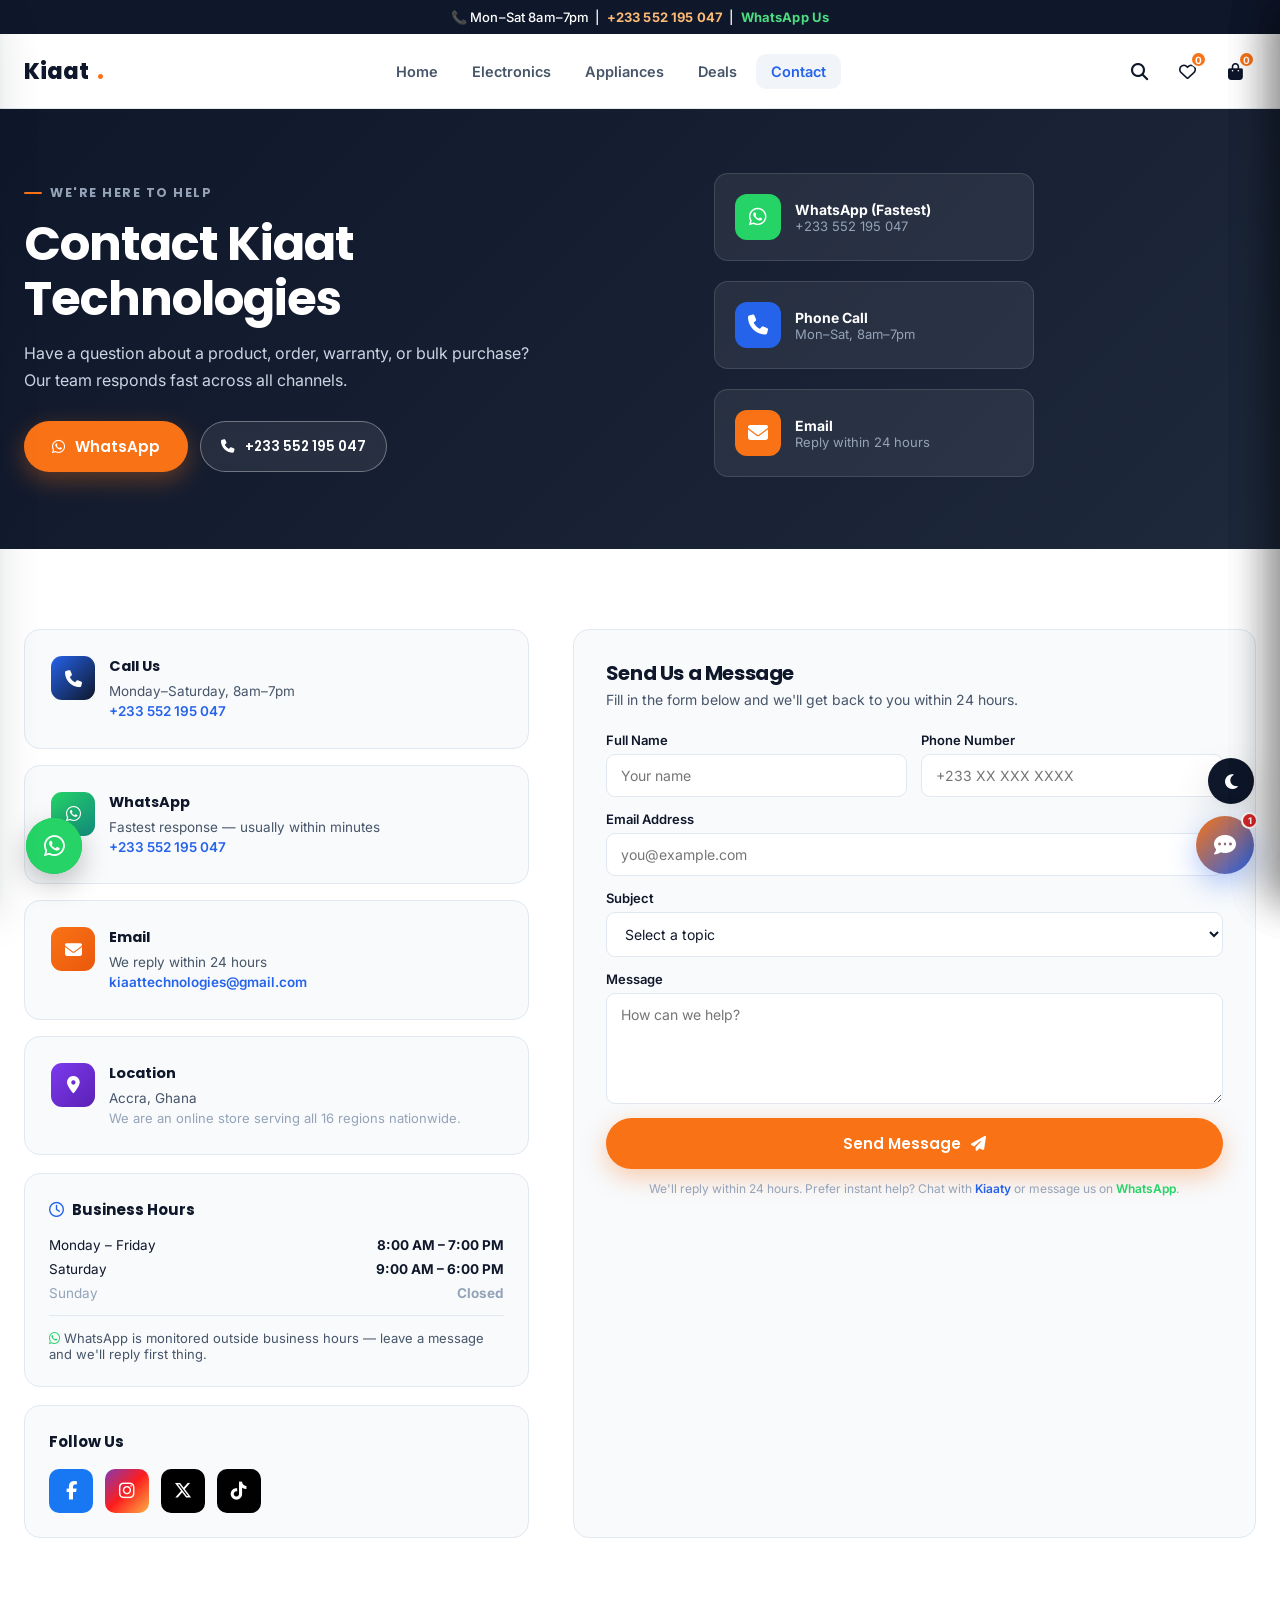
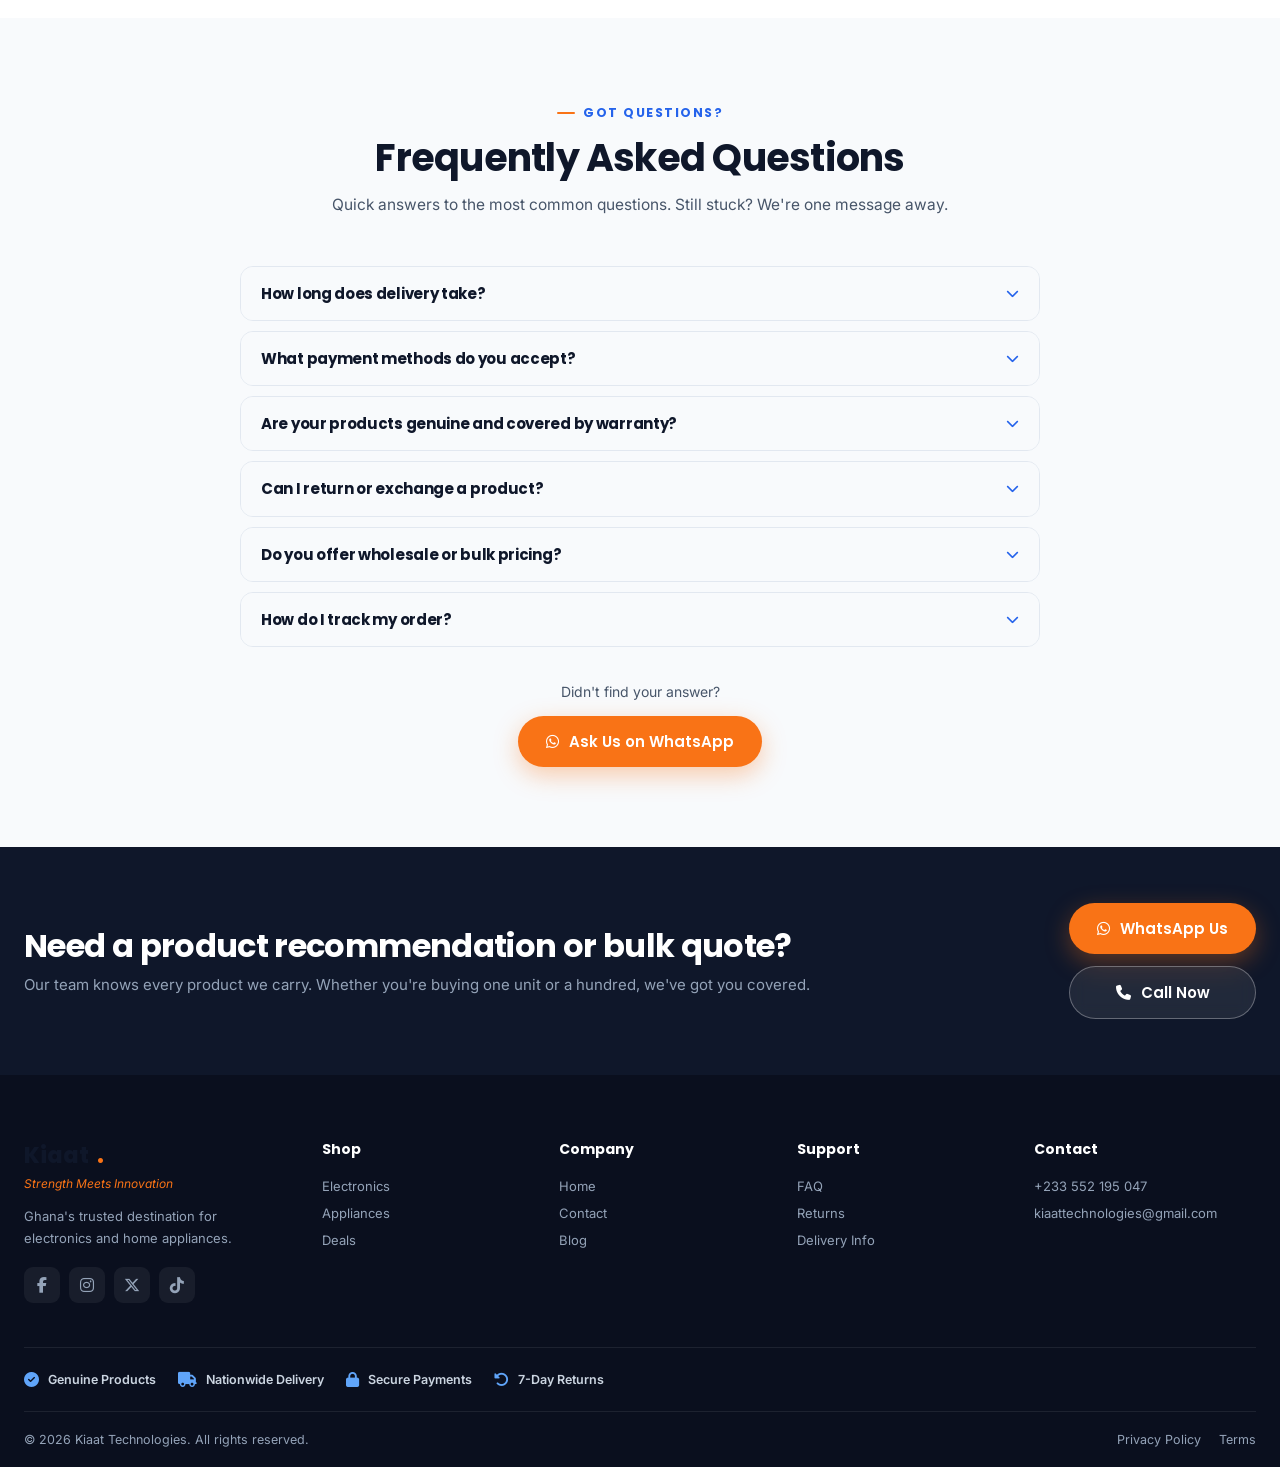
<file: contact.html>
<!DOCTYPE html>
<html lang="en">
<head>
<meta charset="UTF-8">
<meta name="viewport" content="width=device-width, initial-scale=1.0">
<title>Contact Us — Kiaat Technologies Ghana</title>
<meta name="description" content="Get in touch with Kiaat Technologies Ghana. Phone, WhatsApp, email or contact form — we're here to help.">
<link rel="preconnect" href="https://fonts.googleapis.com">
<link href="https://fonts.googleapis.com/css2?family=Poppins:wght@500;600;700;800&family=Inter:wght@400;500;600;700&display=swap" rel="stylesheet">
<link rel="stylesheet" href="https://cdnjs.cloudflare.com/ajax/libs/font-awesome/6.5.1/css/all.min.css">
<link rel="stylesheet" href="shared.css">
</head>
<body>

<div class="scroll-progress" id="scrollProgress"></div>
<div class="announce">📞 Mon–Sat 8am–7pm &nbsp;|&nbsp; <b>+233 552 195 047</b> &nbsp;|&nbsp; <a href="https://wa.me/233552195047" style="color:#4ADE80;font-weight:700;">WhatsApp Us</a></div>

<header id="siteHeader">
  <div class="container header-inner">
    <button class="mobile-toggle icon-btn" onclick="toggleMobileNav()"><i class="fa-solid fa-bars"></i></button>
    <a href="index.html" class="logo">Kiaat<span class="accent">.</span></a>
    <nav class="main-nav">
      <a href="index.html" class="nav-link">Home</a>
      <a href="electronics.html" class="nav-link">Electronics</a>
      <a href="appliances.html" class="nav-link">Appliances</a>
      <a href="deals.html" class="nav-link">Deals</a>
      <a href="contact.html" class="nav-link active">Contact</a>
    </nav>
    <div class="header-actions">
      <button class="icon-btn" onclick="openSearch()"><i class="fa-solid fa-magnifying-glass"></i></button>
      <button class="icon-btn" onclick="openDrawer('wishlistDrawer')">
        <i class="fa-regular fa-heart"></i><span class="badge" id="wishCount">0</span>
      </button>
      <button class="icon-btn" onclick="openDrawer('cartDrawer')">
        <i class="fa-solid fa-bag-shopping"></i><span class="badge" id="cartCount">0</span>
      </button>
    </div>
  </div>
</header>

<div class="mobile-nav" id="mobileNav">
  <div style="display:flex;justify-content:space-between;align-items:center;margin-bottom:24px;">
    <span class="logo" style="font-size:20px;">Kiaat<span class="accent">.</span></span>
    <button class="icon-btn" onclick="toggleMobileNav()"><i class="fa-solid fa-xmark"></i></button>
  </div>
  <a href="index.html" onclick="toggleMobileNav()">Home</a>
  <a href="electronics.html" onclick="toggleMobileNav()">Electronics</a>
  <a href="appliances.html" onclick="toggleMobileNav()">Appliances</a>
  <a href="deals.html" onclick="toggleMobileNav()">Deals</a>
  <a href="contact.html" onclick="toggleMobileNav()">Contact</a>
</div>
<div class="overlay" id="mobileNavOverlay" onclick="toggleMobileNav()"></div>

<!-- PAGE HERO -->
<section class="page-hero" style="background:linear-gradient(135deg,#0F172A 0%,#1E293B 100%);">
  <div class="container page-hero-inner">
    <div>
      <span class="eyebrow" style="color:#94A3B8;">We're Here to Help</span>
      <h1 style="color:#fff;font-size:clamp(28px,4vw,48px);margin-bottom:14px;">Contact Kiaat Technologies</h1>
      <p style="color:#CBD5E1;font-size:16px;max-width:520px;line-height:1.65;">Have a question about a product, order, warranty, or bulk purchase? Our team responds fast across all channels.</p>
      <div style="display:flex;gap:12px;margin-top:28px;flex-wrap:wrap;">
        <a href="https://wa.me/233552195047" class="btn btn-primary" target="_blank"><i class="fa-brands fa-whatsapp"></i> WhatsApp</a>
        <a href="tel:+233552195047" class="btn btn-outline btn-sm"><i class="fa-solid fa-phone"></i> +233 552 195 047</a>
      </div>
    </div>
    <div style="display:flex;gap:20px;flex-direction:column;max-width:320px;">
      <div style="background:rgba(255,255,255,0.07);border:1px solid rgba(255,255,255,0.12);border-radius:14px;padding:20px;display:flex;gap:14px;align-items:center;">
        <div style="width:46px;height:46px;background:#25D366;border-radius:12px;display:flex;align-items:center;justify-content:center;font-size:20px;color:#fff;flex-shrink:0;"><i class="fa-brands fa-whatsapp"></i></div>
        <div><div style="color:#fff;font-weight:700;font-size:14px;">WhatsApp (Fastest)</div><div style="color:#94A3B8;font-size:13px;">+233 552 195 047</div></div>
      </div>
      <div style="background:rgba(255,255,255,0.07);border:1px solid rgba(255,255,255,0.12);border-radius:14px;padding:20px;display:flex;gap:14px;align-items:center;">
        <div style="width:46px;height:46px;background:#2563EB;border-radius:12px;display:flex;align-items:center;justify-content:center;font-size:20px;color:#fff;flex-shrink:0;"><i class="fa-solid fa-phone"></i></div>
        <div><div style="color:#fff;font-weight:700;font-size:14px;">Phone Call</div><div style="color:#94A3B8;font-size:13px;">Mon–Sat, 8am–7pm</div></div>
      </div>
      <div style="background:rgba(255,255,255,0.07);border:1px solid rgba(255,255,255,0.12);border-radius:14px;padding:20px;display:flex;gap:14px;align-items:center;">
        <div style="width:46px;height:46px;background:var(--orange);border-radius:12px;display:flex;align-items:center;justify-content:center;font-size:20px;color:#fff;flex-shrink:0;"><i class="fa-solid fa-envelope"></i></div>
        <div><div style="color:#fff;font-weight:700;font-size:14px;">Email</div><div style="color:#94A3B8;font-size:13px;">Reply within 24 hours</div></div>
      </div>
    </div>
  </div>
</section>

<!-- CONTACT MAIN -->
<section class="section-pad bg-white" id="contact-main">
  <div class="container">
    <div class="contact-grid">

      <!-- LEFT: Info cards + map -->
      <div>
        <div class="contact-info-card reveal">
          <div class="ic"><i class="fa-solid fa-phone"></i></div>
          <div>
            <h5>Call Us</h5>
            <p>Monday–Saturday, 8am–7pm<br><a href="tel:+233552195047">+233 552 195 047</a></p>
          </div>
        </div>
        <div class="contact-info-card reveal">
          <div class="ic" style="background:linear-gradient(135deg,#25D366,#128C7E)"><i class="fa-brands fa-whatsapp"></i></div>
          <div>
            <h5>WhatsApp</h5>
            <p>Fastest response — usually within minutes<br><a href="https://wa.me/233552195047" target="_blank">+233 552 195 047</a></p>
          </div>
        </div>
        <div class="contact-info-card reveal">
          <div class="ic" style="background:linear-gradient(135deg,var(--orange),var(--orange-dark))"><i class="fa-solid fa-envelope"></i></div>
          <div>
            <h5>Email</h5>
            <p>We reply within 24 hours<br><a href="mailto:kiaattechnologies@gmail.com">kiaattechnologies@gmail.com</a></p>
          </div>
        </div>
        <div class="contact-info-card reveal">
          <div class="ic" style="background:linear-gradient(135deg,#7C3AED,#5B21B6)"><i class="fa-solid fa-location-dot"></i></div>
          <div>
            <h5>Location</h5>
            <p>Accra, Ghana<br><span style="color:var(--text-mute);font-size:13px;">We are an online store serving all 16 regions nationwide.</span></p>
          </div>
        </div>

        <!-- Business hours -->
        <div style="background:var(--bg-soft);border:1px solid var(--border);border-radius:16px;padding:24px;margin-top:18px;">
          <h5 style="font-family:'Poppins',sans-serif;font-size:15px;margin-bottom:16px;display:flex;align-items:center;gap:8px;"><i class="fa-regular fa-clock" style="color:var(--blue);"></i> Business Hours</h5>
          <div style="display:flex;flex-direction:column;gap:8px;font-size:13.5px;">
            <div style="display:flex;justify-content:space-between;"><span>Monday – Friday</span><strong>8:00 AM – 7:00 PM</strong></div>
            <div style="display:flex;justify-content:space-between;"><span>Saturday</span><strong>9:00 AM – 6:00 PM</strong></div>
            <div style="display:flex;justify-content:space-between;color:var(--text-mute);"><span>Sunday</span><strong>Closed</strong></div>
          </div>
          <div style="margin-top:14px;padding-top:14px;border-top:1px solid var(--border);font-size:13px;color:var(--text-soft);">
            <i class="fa-brands fa-whatsapp" style="color:#25D366;"></i> WhatsApp is monitored outside business hours — leave a message and we'll reply first thing.
          </div>
        </div>

        <!-- Social links -->
        <div style="margin-top:18px;background:var(--bg-soft);border:1px solid var(--border);border-radius:16px;padding:24px;">
          <h5 style="font-family:'Poppins',sans-serif;font-size:15px;margin-bottom:16px;">Follow Us</h5>
          <div style="display:flex;gap:12px;">
            <a href="#" style="width:44px;height:44px;background:#1877F2;border-radius:10px;display:flex;align-items:center;justify-content:center;color:#fff;font-size:18px;"><i class="fa-brands fa-facebook-f"></i></a>
            <a href="#" style="width:44px;height:44px;background:linear-gradient(135deg,#833AB4,#FD1D1D,#FCB045);border-radius:10px;display:flex;align-items:center;justify-content:center;color:#fff;font-size:18px;"><i class="fa-brands fa-instagram"></i></a>
            <a href="#" style="width:44px;height:44px;background:#000;border-radius:10px;display:flex;align-items:center;justify-content:center;color:#fff;font-size:18px;"><i class="fa-brands fa-x-twitter"></i></a>
            <a href="#" style="width:44px;height:44px;background:#010101;border-radius:10px;display:flex;align-items:center;justify-content:center;color:#fff;font-size:18px;"><i class="fa-brands fa-tiktok"></i></a>
          </div>
        </div>
      </div>

      <!-- RIGHT: Contact form -->
      <div class="form-card reveal">
        <h3 style="font-size:20px;margin-bottom:6px;font-family:'Poppins',sans-serif;">Send Us a Message</h3>
        <p style="color:var(--text-soft);font-size:14px;margin-bottom:24px;">Fill in the form below and we'll get back to you within 24 hours.</p>
        <form onsubmit="handleContact(event)">
          <div class="form-row">
            <div class="form-group"><label>Full Name</label><input type="text" id="cfName" placeholder="Your name" required></div>
            <div class="form-group"><label>Phone Number</label><input type="tel" id="cfPhone" placeholder="+233 XX XXX XXXX" required></div>
          </div>
          <div class="form-row">
            <div class="form-group full"><label>Email Address</label><input type="email" id="cfEmail" placeholder="you@example.com" required></div>
          </div>
          <div class="form-row">
            <div class="form-group full">
              <label>Subject</label>
              <select id="cfSubject" required>
                <option value="">Select a topic</option>
                <option>Product Enquiry</option>
                <option>Order Support</option>
                <option>Warranty Claim</option>
                <option>Bulk / Wholesale Purchase</option>
                <option>Delivery Question</option>
                <option>Returns & Refunds</option>
                <option>Other</option>
              </select>
            </div>
          </div>
          <div class="form-row">
            <div class="form-group full"><label>Message</label><textarea id="cfMessage" placeholder="How can we help?" rows="5" required></textarea></div>
          </div>
          <button type="submit" class="btn btn-primary" style="width:100%">Send Message <i class="fa-solid fa-paper-plane"></i></button>
          <p style="font-size:12px;color:var(--text-mute);text-align:center;margin-top:12px;">We'll reply within 24 hours. Prefer instant help? Chat with <a onclick="toggleKiaaty()" style="color:var(--blue);cursor:pointer;font-weight:600;">Kiaaty</a> or message us on <a href="https://wa.me/233552195047" style="color:#25D366;font-weight:600;">WhatsApp</a>.</p>
        </form>
      </div>

    </div>
  </div>
</section>

<!-- FAQ ON CONTACT PAGE -->
<section class="section-pad bg-soft">
  <div class="container">
    <div class="section-head center reveal">
      <span class="eyebrow">Got Questions?</span>
      <h2 class="section-title">Frequently Asked Questions</h2>
      <p class="section-sub">Quick answers to the most common questions. Still stuck? We're one message away.</p>
    </div>
    <div class="faq-wrap" id="faqWrap"></div>
    <div style="text-align:center;margin-top:36px;">
      <p style="color:var(--text-soft);font-size:14px;margin-bottom:16px;">Didn't find your answer?</p>
      <a href="https://wa.me/233552195047?text=Hi,%20I%20have%20a%20question%20about%20Kiaat%20Technologies" class="btn btn-primary" target="_blank"><i class="fa-brands fa-whatsapp"></i> Ask Us on WhatsApp</a>
    </div>
  </div>
</section>

<!-- QUICK CONTACT CTA -->
<section style="background:var(--navy);padding:56px 0;color:#fff;">
  <div class="container" style="display:grid;grid-template-columns:1fr auto;align-items:center;gap:32px;flex-wrap:wrap;">
    <div>
      <h2 style="font-size:clamp(20px,3vw,32px);margin-bottom:10px;">Need a product recommendation or bulk quote?</h2>
      <p style="color:#94A3B8;font-size:15px;">Our team knows every product we carry. Whether you're buying one unit or a hundred, we've got you covered.</p>
    </div>
    <div style="display:flex;flex-direction:column;gap:12px;flex-shrink:0;">
      <a href="https://wa.me/233552195047" class="btn btn-primary" target="_blank"><i class="fa-brands fa-whatsapp"></i> WhatsApp Us</a>
      <a href="tel:+233552195047" class="btn btn-outline" style="border-color:rgba(255,255,255,0.3)"><i class="fa-solid fa-phone"></i> Call Now</a>
    </div>
  </div>
</section>

<footer>
  <div class="container">
    <div class="footer-grid">
      <div class="footer-brand">
        <a href="index.html" class="logo">Kiaat<span class="accent">.</span></a>
        <span class="tagline" style="display:block;color:var(--orange);font-style:italic;font-size:12px;margin:4px 0 14px;">Strength Meets Innovation</span>
        <p>Ghana's trusted destination for electronics and home appliances.</p>
        <div class="footer-social">
          <a href="#"><i class="fa-brands fa-facebook-f"></i></a>
          <a href="#"><i class="fa-brands fa-instagram"></i></a>
          <a href="#"><i class="fa-brands fa-x-twitter"></i></a>
          <a href="#"><i class="fa-brands fa-tiktok"></i></a>
        </div>
      </div>
      <div class="footer-col"><h5>Shop</h5><a href="electronics.html">Electronics</a><a href="appliances.html">Appliances</a><a href="deals.html">Deals</a></div>
      <div class="footer-col"><h5>Company</h5><a href="index.html">Home</a><a href="contact.html">Contact</a><a href="#">Blog</a></div>
      <div class="footer-col"><h5>Support</h5><a href="#">FAQ</a><a href="#">Returns</a><a href="#">Delivery Info</a></div>
      <div class="footer-col"><h5>Contact</h5><a href="tel:+233552195047">+233 552 195 047</a><a href="mailto:kiaattechnologies@gmail.com">kiaattechnologies@gmail.com</a></div>
    </div>
    <div class="trust-row">
      <div class="trust-item"><i class="fa-solid fa-circle-check"></i>Genuine Products</div>
      <div class="trust-item"><i class="fa-solid fa-truck"></i>Nationwide Delivery</div>
      <div class="trust-item"><i class="fa-solid fa-lock"></i>Secure Payments</div>
      <div class="trust-item"><i class="fa-solid fa-rotate-left"></i>7-Day Returns</div>
    </div>
    <div class="footer-bottom">
      <span>© 2026 Kiaat Technologies. All rights reserved.</span>
      <div class="legal"><a href="#">Privacy Policy</a><a href="#">Terms</a></div>
    </div>
  </div>
</footer>

<div class="fab-stack"><a href="https://wa.me/233552195047" class="fab fab-wa"><i class="fa-brands fa-whatsapp"></i></a></div>
<button class="theme-toggle" onclick="toggleTheme()"><i class="fa-solid fa-moon"></i></button>
<button class="kiaaty-fab" id="kiaatyFab" onclick="toggleKiaaty()"><i class="fa-solid fa-comment-dots"></i><span class="kiaaty-badge">1</span></button>
<div class="kiaaty-panel" id="kiaatyPanel">
  <div class="kiaaty-head">
    <div class="kiaaty-avatar"><i class="fa-solid fa-robot"></i></div>
    <div class="kiaaty-head-info"><h5>Kiaaty</h5><span>Online · Replies instantly</span></div>
    <button class="kiaaty-close" onclick="toggleKiaaty()"><i class="fa-solid fa-xmark"></i></button>
  </div>
  <div class="kiaaty-body" id="kiaatyBody"></div>
  <div class="kiaaty-foot">
    <div class="kiaaty-input-row">
      <input type="text" id="kiaatyInput" placeholder="Ask Kiaaty anything..." onkeydown="if(event.key==='Enter')kiaatySend()">
      <button class="kiaaty-send" onclick="kiaatySend()"><i class="fa-solid fa-paper-plane"></i></button>
    </div>
    <div class="kiaaty-foot-tag">Kiaaty gives helpful suggestions, not guaranteed availability.</div>
  </div>
</div>
<div class="drawer" id="cartDrawer">
  <div class="drawer-head"><h3><i class="fa-solid fa-bag-shopping"></i> Your Cart</h3><button class="drawer-close" onclick="closeDrawer('cartDrawer')"><i class="fa-solid fa-xmark"></i></button></div>
  <div class="drawer-body" id="cartBody"></div>
  <div class="drawer-foot" id="cartFoot"></div>
</div>
<div class="drawer" id="wishlistDrawer">
  <div class="drawer-head"><h3><i class="fa-solid fa-heart"></i> Wishlist</h3><button class="drawer-close" onclick="closeDrawer('wishlistDrawer')"><i class="fa-solid fa-xmark"></i></button></div>
  <div class="drawer-body" id="wishBody"></div>
</div>
<div class="drawer search-drawer" id="searchDrawer">
  <div class="search-input-row">
    <i class="fa-solid fa-magnifying-glass"></i>
    <input type="text" id="searchInput" placeholder="Search products..." oninput="handleSearch(this.value)">
    <button class="drawer-close" onclick="closeDrawer('searchDrawer')"><i class="fa-solid fa-xmark"></i></button>
  </div>
  <div class="drawer-body"><div id="searchResults"></div></div>
</div>
<div class="overlay" id="drawerOverlay" onclick="closeAllDrawers()"></div>
<div class="qv-overlay" id="qvOverlay" onclick="if(event.target===this)closeQuickView()">
  <div class="qv-modal" id="qvModal"></div>
</div>
<div class="toast-wrap" id="toastWrap"></div>

<script src="shared.js"></script>
<script>
document.getElementById('faqWrap').innerHTML = faqData.map((f,i)=>`
  <div class="faq-item reveal in" id="faqItem${i}">
    <div class="faq-q" onclick="toggleFaq(${i})"><h4>${f.q}</h4><i class="fa-solid fa-chevron-down"></i></div>
    <div class="faq-a"><p>${f.a}</p></div>
  </div>`).join('');
</script>
</body>
</html>
</file>
<file: shared.css>
/* ============ EXTRA UTILITY CLASSES ============ */
.logo-icon{width:34px;height:34px;border-radius:9px;background:linear-gradient(135deg,var(--orange),var(--blue));display:flex;align-items:center;justify-content:center;color:#fff;font-size:16px;flex-shrink:0;}
.two-col-banner{display:grid;grid-template-columns:1fr 1fr;gap:48px;align-items:center;}
.four-card-grid{display:grid;grid-template-columns:1fr 1fr;gap:14px;}
@media(max-width:760px){
  .two-col-banner{grid-template-columns:1fr;}
  .four-card-grid{grid-template-columns:1fr;}
}

/* ============ TOKENS ============ */
:root{
  --navy:#0F172A;
  --navy-light:#1E293B;
  --blue:#2563EB;
  --blue-dark:#1D4ED8;
  --blue-light:#60A5FA;
  --orange:#F97316;
  --orange-dark:#EA580C;
  --bg:#FFFFFF;
  --bg-soft:#F8FAFC;
  --bg-gray:#F1F5F9;
  --text:#0F172A;
  --text-soft:#475569;
  --text-mute:#94A3B8;
  --border:#E2E8F0;
  --green:#16A34A;
  --star:#FBBF24;
  --radius:16px;
  --radius-sm:10px;
  --shadow-sm:0 1px 2px rgba(15,23,42,0.06),0 1px 1px rgba(15,23,42,0.04);
  --shadow-md:0 4px 16px rgba(15,23,42,0.08),0 2px 4px rgba(15,23,42,0.04);
  --shadow-lg:0 16px 40px rgba(15,23,42,0.12),0 4px 8px rgba(15,23,42,0.04);
  --font-display:'Poppins',sans-serif;
  --font-body:'Inter',sans-serif;
}
[data-theme="dark"]{
  --bg:#0B1220;
  --bg-soft:#111827;
  --bg-gray:#0F172A;
  --text:#F1F5F9;
  --text-soft:#CBD5E1;
  --text-mute:#64748B;
  --border:#1E293B;
}
*{margin:0;padding:0;box-sizing:border-box;}
html{scroll-behavior:smooth;}
body{font-family:var(--font-body);color:var(--text);background:var(--bg);-webkit-font-smoothing:antialiased;overflow-x:hidden;transition:background .3s,color .3s;}
img{max-width:100%;display:block;}
a{text-decoration:none;color:inherit;}
button{font-family:inherit;cursor:pointer;border:none;background:none;}
ul{list-style:none;}
.container{max-width:1280px;margin-inline:auto;padding:0 24px;}
h1,h2,h3,h4{font-family:var(--font-display);letter-spacing:-0.02em;line-height:1.15;}
.section-pad{padding:80px 0;}
.bg-white{background:var(--bg);}
.bg-soft{background:var(--bg-soft);}
:focus-visible{outline:2.5px solid var(--orange);outline-offset:2px;border-radius:4px;}
@media(prefers-reduced-motion:reduce){*{animation-duration:.01ms!important;transition-duration:.01ms!important;}}

/* ============ UTILITY ============ */
.eyebrow{display:inline-flex;align-items:center;gap:8px;font-family:var(--font-display);font-weight:700;font-size:12.5px;letter-spacing:.12em;text-transform:uppercase;color:var(--blue);margin-bottom:14px;}
.eyebrow::before{content:'';width:18px;height:2px;background:var(--orange);border-radius:2px;}
.section-head{max-width:640px;margin-bottom:48px;}
.section-head.center{margin-inline:auto;text-align:center;}
.section-title{font-size:clamp(26px,3.2vw,38px);font-weight:700;color:var(--text);}
.section-sub{margin-top:12px;color:var(--text-soft);font-size:15.5px;line-height:1.65;}
.btn{display:inline-flex;align-items:center;justify-content:center;gap:10px;font-family:var(--font-display);font-weight:600;font-size:15px;padding:14px 28px;border-radius:100px;transition:all .25s cubic-bezier(.4,0,.2,1);white-space:nowrap;}
.btn-primary{background:var(--orange);color:#fff;box-shadow:0 8px 24px rgba(249,115,22,.35);}
.btn-primary:hover{background:var(--orange-dark);transform:translateY(-2px);box-shadow:0 12px 28px rgba(249,115,22,.45);}
.btn-outline{background:rgba(255,255,255,.08);color:#fff;border:1.5px solid rgba(255,255,255,.35);backdrop-filter:blur(8px);}
.btn-outline:hover{background:rgba(255,255,255,.18);border-color:#fff;transform:translateY(-2px);}
.btn-dark{background:var(--navy);color:#fff;}
.btn-dark:hover{background:var(--navy-light);transform:translateY(-2px);}
.btn-sm{padding:10px 20px;font-size:13.5px;}
.pill{display:inline-flex;align-items:center;gap:6px;padding:6px 14px;border-radius:100px;font-size:12.5px;font-weight:700;font-family:var(--font-display);}
.reveal{opacity:0;transform:translateY(24px);transition:opacity .7s cubic-bezier(.2,.7,.3,1),transform .7s cubic-bezier(.2,.7,.3,1);}
.reveal.in{opacity:1;transform:translateY(0);}
.toast-wrap{position:fixed;bottom:28px;right:28px;z-index:9999;display:flex;flex-direction:column;gap:10px;align-items:flex-end;}
.toast{background:var(--navy);color:#fff;padding:14px 20px;border-radius:12px;font-size:14px;font-weight:500;display:flex;align-items:center;gap:10px;box-shadow:var(--shadow-lg);animation:toastIn .35s cubic-bezier(.2,.8,.3,1);max-width:300px;}
.toast i{color:var(--orange);}
@keyframes toastIn{from{opacity:0;transform:translateX(30px) scale(.95);}to{opacity:1;transform:translateX(0) scale(1);}}

/* ============ SCROLL PROGRESS ============ */
.scroll-progress{position:fixed;top:0;left:0;height:3px;background:linear-gradient(90deg,var(--orange),var(--blue));z-index:1100;width:0%;transition:width .12s ease-out;}

/* ============ ANNOUNCE ============ */
.announce{background:var(--navy);color:#fff;text-align:center;font-size:13px;font-weight:500;padding:9px 16px;letter-spacing:.01em;}
.announce b{color:#FDBA74;font-weight:700;}

/* ============ HEADER ============ */
header{position:sticky;top:0;z-index:500;background:rgba(255,255,255,.88);backdrop-filter:blur(16px) saturate(180%);border-bottom:1px solid var(--border);transition:background .3s,border-color .3s,box-shadow .3s;}
[data-theme="dark"] header{background:rgba(11,18,32,.88);}
.header-inner{display:flex;align-items:center;justify-content:space-between;height:74px;gap:24px;}
.logo{display:flex;align-items:center;gap:8px;font-family:var(--font-display);font-weight:800;font-size:22px;color:var(--navy);flex-shrink:0;}
[data-theme="dark"] .logo{color:#fff;}
.logo .mark img{width:38px;height:38px;object-fit:contain;}
.logo .accent{color:var(--orange);}
.main-nav{display:flex;align-items:center;gap:4px;}
.main-nav .nav-link{padding:9px 15px;font-weight:600;font-size:14.5px;color:var(--text-soft);border-radius:10px;transition:all .2s;}
.main-nav .nav-link:hover,.main-nav .nav-link.active{background:var(--bg-gray);color:var(--blue);}
.main-nav .nav-link.active{color:var(--blue);}
.header-actions{display:flex;align-items:center;gap:6px;flex-shrink:0;}
.icon-btn{position:relative;width:42px;height:42px;border-radius:11px;display:flex;align-items:center;justify-content:center;font-size:17px;color:var(--text);transition:all .2s;}
.icon-btn:hover{background:var(--bg-gray);color:var(--blue);}
.icon-btn .badge{position:absolute;top:1px;right:1px;background:var(--orange);color:#fff;font-size:10px;font-weight:700;width:17px;height:17px;border-radius:50%;display:flex;align-items:center;justify-content:center;border:2px solid var(--bg);}
.mobile-toggle{display:none;}

/* ============ MOBILE NAV ============ */
.mobile-nav{position:fixed;top:0;left:0;height:100vh;width:290px;background:var(--bg);z-index:801;transform:translateX(-100%);transition:transform .3s;padding:24px;overflow-y:auto;box-shadow:var(--shadow-lg);}
.mobile-nav.open{transform:translateX(0);}
.mobile-nav a{display:block;padding:13px 4px;font-weight:600;font-size:15px;border-bottom:1px solid var(--border);color:var(--text);}
.mobile-nav a:hover{color:var(--blue);}

/* ============ PAGE HERO ============ */
.page-hero{padding:64px 0 72px;}
.page-hero-inner{display:grid;grid-template-columns:1.2fr 1fr;gap:40px;align-items:center;}

/* ============ HERO (HOME) ============ */
.hero{position:relative;overflow:hidden;background:linear-gradient(155deg,var(--navy) 0%,#142243 55%,#1B2D55 100%);color:#fff;}
.hero::before{content:'';position:absolute;inset:-10%;background-image:radial-gradient(circle at 18% 30%,rgba(37,99,235,.35),transparent 45%),radial-gradient(circle at 85% 75%,rgba(249,115,22,.18),transparent 40%);pointer-events:none;animation:heroDrift 22s ease-in-out infinite alternate;}
@keyframes heroDrift{from{transform:translate(0,0) scale(1);}to{transform:translate(-2%,1.5%) scale(1.04);}}
.hero-grid{position:absolute;inset:0;opacity:.05;background-image:linear-gradient(rgba(255,255,255,.6) 1px,transparent 1px),linear-gradient(90deg,rgba(255,255,255,.6) 1px,transparent 1px);background-size:48px 48px;pointer-events:none;}
.hero-slider-wrap{position:relative;padding:72px 0 0;}
.hero-slider{display:flex;width:100%;transition:transform .65s cubic-bezier(.16,1,.3,1);}
.hero-slide{flex:0 0 100%;}
.hero-inner{display:grid;grid-template-columns:1.05fr .95fr;gap:36px;align-items:center;padding-bottom:60px;}
.hero-badge{display:inline-flex;align-items:center;gap:8px;background:rgba(255,255,255,.08);border:1px solid rgba(255,255,255,.18);backdrop-filter:blur(10px);padding:8px 16px;border-radius:100px;font-size:13px;font-weight:600;margin-bottom:22px;}
.hero-badge i{color:var(--orange);}
.hero h1{font-size:clamp(34px,4.6vw,60px);font-weight:800;line-height:1.07;margin-bottom:20px;}
.hl{color:#60A5FA;}
.hero p.sub{font-size:17px;color:#CBD5E1;max-width:470px;line-height:1.65;margin-bottom:32px;}
.hero-btns{display:flex;gap:14px;margin-bottom:40px;flex-wrap:wrap;}
.hero-arrow{position:absolute;top:38%;transform:translateY(-50%);width:44px;height:44px;border-radius:50%;background:rgba(255,255,255,.1);border:1px solid rgba(255,255,255,.25);backdrop-filter:blur(8px);color:#fff;display:flex;align-items:center;justify-content:center;font-size:14px;z-index:5;transition:all .25s;}
.hero-arrow:hover{background:rgba(255,255,255,.22);transform:translateY(-50%) scale(1.08);}
.hero-arrow.prev{left:16px;}
.hero-arrow.next{right:16px;}
.hero-dots{display:flex;justify-content:center;gap:9px;padding:8px 0 20px;}
.hero-dots .dot{width:8px;height:8px;border-radius:100px;background:rgba(255,255,255,.3);transition:all .3s;cursor:pointer;}
.hero-dots .dot.active{width:26px;background:var(--orange);}
.hero-stats-row{position:relative;z-index:2;padding-bottom:28px;display:flex;justify-content:center;}
.hero-stats{display:flex;gap:36px;flex-wrap:wrap;justify-content:center;}
.hero-stats div{display:flex;flex-direction:column;}
.hero-stats strong{font-family:var(--font-display);font-size:24px;font-weight:800;color:#fff;}
.hero-stats span{font-size:12px;color:#94A3B8;font-weight:500;margin-top:2px;}
.hero-visual{position:relative;height:440px;}
.hero-visual .stage{position:absolute;inset:0;border-radius:24px;overflow:hidden;background:linear-gradient(160deg,rgba(255,255,255,.08),rgba(255,255,255,.02));border:1px solid rgba(255,255,255,.12);}
.hero-visual .stage img{width:100%;height:100%;object-fit:cover;opacity:.92;}
.float-card{position:absolute;background:rgba(255,255,255,.95);border-radius:14px;padding:12px 14px;display:flex;align-items:center;gap:10px;box-shadow:0 20px 40px rgba(0,0,0,.25);color:var(--navy);animation:floaty 5s ease-in-out infinite;}
.float-card .ic{width:40px;height:40px;border-radius:10px;display:flex;align-items:center;justify-content:center;font-size:17px;color:#fff;flex-shrink:0;}
.float-card .label{font-size:11px;color:var(--text-mute);font-weight:600;}
.float-card .val{font-size:13px;font-weight:700;font-family:var(--font-display);}
.fc1{top:-16px;left:-24px;animation-delay:0s;}
.fc2{bottom:28px;right:-26px;animation-delay:1.4s;}
.fc3{bottom:-12px;left:28px;animation-delay:2.6s;}
@keyframes floaty{0%,100%{transform:translateY(0);}50%{transform:translateY(-12px);}}
.hero-marquee{border-top:1px solid rgba(255,255,255,.1);padding:24px 0 32px;}
.hero-marquee p{font-size:11px;text-transform:uppercase;letter-spacing:.1em;color:#64748B;margin-bottom:18px;font-weight:600;}
.marquee-track{display:flex;overflow:hidden;mask-image:linear-gradient(90deg,transparent,#000 10%,#000 90%,transparent);}
.brand-row{display:flex;gap:52px;align-items:center;flex-shrink:0;opacity:.55;font-family:var(--font-display);font-weight:700;font-size:17px;padding-right:52px;animation:marqueeScroll 26s linear infinite;}
@keyframes marqueeScroll{from{transform:translateX(0);}to{transform:translateX(-100%);}}

/* ============ CATEGORIES ============ */
.cat-grid{display:grid;grid-template-columns:repeat(4,1fr);gap:20px;}
.cat-card{position:relative;border-radius:var(--radius);background:var(--bg-soft);border:1px solid var(--border);padding:26px 20px;transition:transform .45s cubic-bezier(.16,1,.3,1),box-shadow .45s cubic-bezier(.16,1,.3,1),border-color .3s;cursor:pointer;display:block;}
.cat-card:hover{transform:translateY(-6px) scale(1.015);box-shadow:var(--shadow-lg);border-color:var(--blue-light);}
.cat-card .ic-wrap{width:52px;height:52px;border-radius:13px;display:flex;align-items:center;justify-content:center;font-size:22px;color:#fff;margin-bottom:16px;transition:transform .3s;}
.cat-card:hover .ic-wrap{transform:scale(1.08) rotate(-4deg);}
.cat-card h4{font-size:16px;font-weight:700;margin-bottom:7px;}
.cat-card p{font-size:13px;color:var(--text-soft);line-height:1.5;margin-bottom:13px;}
.cat-card .count{font-size:12.5px;font-weight:700;color:var(--blue);display:flex;align-items:center;gap:6px;}
.cat-card .count i{font-size:10px;transition:transform .2s;}
.cat-card:hover .count i{transform:translateX(3px);}

/* ============ PRODUCTS ============ */
.products-head{display:flex;justify-content:space-between;align-items:flex-end;margin-bottom:36px;gap:24px;flex-wrap:wrap;}
.filter-tab{padding:9px 17px;border-radius:100px;font-size:13px;font-weight:600;border:1.5px solid var(--border);color:var(--text-soft);transition:all .2s;background:var(--bg);cursor:pointer;}
.filter-tab.active,.filter-tab:hover{background:var(--navy);color:#fff;border-color:var(--navy);}
.results-count{font-size:13.5px;color:var(--text-mute);font-weight:500;}
.results-count strong{color:var(--text);font-weight:700;}
.sort-select{appearance:none;background:var(--bg);border:1.5px solid var(--border);border-radius:10px;padding:9px 36px 9px 14px;font-size:13.5px;font-weight:600;color:var(--text);cursor:pointer;background-image:url("data:image/svg+xml,%3Csvg xmlns='http://www.w3.org/2000/svg' width='10' height='6'%3E%3Cpath d='M1 1l4 4 4-4' stroke='%2394A3B8' stroke-width='1.5' fill='none' stroke-linecap='round'/%3E%3C/svg%3E");background-repeat:no-repeat;background-position:right 14px center;}
.sort-select:focus{outline:none;border-color:var(--blue);}
.prod-grid{display:grid;grid-template-columns:repeat(4,1fr);gap:20px;}
.prod-card{background:var(--bg);border:1px solid var(--border);border-radius:var(--radius);overflow:hidden;transition:transform .45s cubic-bezier(.16,1,.3,1),box-shadow .45s cubic-bezier(.16,1,.3,1),border-color .3s;display:flex;flex-direction:column;position:relative;}
.prod-card:hover{transform:translateY(-6px) scale(1.012);box-shadow:var(--shadow-lg);border-color:transparent;}
.prod-img{position:relative;aspect-ratio:1/.92;background:var(--bg-gray);overflow:hidden;}
.prod-img img{width:100%;height:100%;object-fit:cover;transition:transform .5s cubic-bezier(.2,.8,.3,1);}
.prod-card:hover .prod-img img{transform:scale(1.07);}
.prod-badge{position:absolute;top:12px;left:12px;padding:5px 11px;border-radius:7px;font-size:11.5px;font-weight:700;font-family:var(--font-display);color:#fff;z-index:2;}
.badge-sale{background:var(--orange);}
.badge-new{background:var(--green);}
.badge-hot{background:#DC2626;}
.wish-btn{position:absolute;top:12px;right:12px;width:34px;height:34px;border-radius:50%;background:rgba(255,255,255,.92);display:flex;align-items:center;justify-content:center;color:var(--navy);font-size:14px;z-index:2;transition:all .2s;box-shadow:var(--shadow-sm);}
.wish-btn:hover{background:#fff;color:#DC2626;transform:scale(1.1);}
.wish-btn.active{color:#DC2626;}
.quick-view{position:absolute;bottom:-48px;left:10px;right:10px;background:var(--navy);color:#fff;text-align:center;padding:10px;border-radius:9px;font-size:13px;font-weight:600;font-family:var(--font-display);transition:all .3s cubic-bezier(.2,.8,.3,1);z-index:2;display:flex;align-items:center;justify-content:center;gap:7px;}
.prod-card:hover .quick-view{bottom:10px;}
.prod-body{padding:16px 16px 18px;display:flex;flex-direction:column;gap:7px;flex:1;}
.prod-cat{font-size:11px;color:var(--blue);font-weight:700;text-transform:uppercase;letter-spacing:.04em;}
.prod-name{font-size:14.5px;font-weight:600;line-height:1.4;color:var(--text);}
.prod-rating{display:flex;align-items:center;gap:5px;font-size:12px;color:var(--text-mute);}
.prod-rating .stars{color:var(--star);font-size:11px;letter-spacing:1px;}
.prod-price{display:flex;align-items:baseline;gap:7px;margin-top:3px;}
.price-now{font-family:var(--font-display);font-size:18px;font-weight:800;color:var(--navy);}
[data-theme="dark"] .price-now{color:#fff;}
.price-old{font-size:13px;color:var(--text-mute);text-decoration:line-through;}
.price-off{font-size:11px;font-weight:700;color:var(--orange);background:rgba(249,115,22,.12);padding:2px 7px;border-radius:6px;}
.stock-line{display:flex;align-items:center;gap:5px;font-size:11.5px;font-weight:600;}
.stock-line.low{color:var(--orange-dark);}
.stock-line.ok{color:var(--green);}
.stock-line i{font-size:9px;}
.sold-line{font-size:11px;color:var(--text-mute);font-weight:500;}
.add-cart-btn{margin-top:8px;display:flex;align-items:center;justify-content:center;gap:7px;background:var(--navy);color:#fff;padding:10px;border-radius:9px;font-weight:600;font-size:13.5px;font-family:var(--font-display);transition:all .2s;width:100%;}
.add-cart-btn:hover{background:var(--blue);}
.add-cart-btn.added{background:var(--green);}

/* ============ WHY US ============ */
.why{background:var(--navy);color:#fff;position:relative;overflow:hidden;}
.why::before{content:'';position:absolute;inset:0;background-image:radial-gradient(circle at 90% 10%,rgba(37,99,235,.22),transparent 50%);}
.why .section-head .eyebrow{color:#93C5FD;}
.why .section-title{color:#fff;}
.why .section-sub{color:#94A3B8;}
.why-grid{display:grid;grid-template-columns:repeat(4,1fr);gap:18px;position:relative;z-index:2;}
.why-card{background:rgba(255,255,255,.05);border:1px solid rgba(255,255,255,.1);border-radius:var(--radius);padding:26px 22px;transition:transform .45s cubic-bezier(.16,1,.3,1),background .3s,border-color .3s;}
.why-card:hover{background:rgba(255,255,255,.09);transform:translateY(-5px);border-color:rgba(96,165,250,.4);}
.why-card .ic{width:48px;height:48px;border-radius:12px;background:linear-gradient(135deg,var(--blue),var(--blue-dark));display:flex;align-items:center;justify-content:center;font-size:20px;margin-bottom:16px;}
.why-card h4{font-size:15px;font-weight:700;margin-bottom:7px;}
.why-card p{font-size:13px;color:#94A3B8;line-height:1.55;}
.why-strip{display:grid;grid-template-columns:repeat(4,1fr);gap:20px;}
.why-strip-item{display:flex;align-items:center;gap:14px;color:#fff;}
.why-strip-item i{font-size:26px;color:var(--blue-light);flex-shrink:0;}
.why-strip-item strong{display:block;font-size:14.5px;font-family:var(--font-display);font-weight:700;}
.why-strip-item span{font-size:12.5px;color:#94A3B8;}

/* ============ PROMO ============ */
.promo{background:linear-gradient(120deg,#0F172A 0%,#1E3A8A 50%,#2563EB 100%);position:relative;overflow:hidden;color:#fff;}
.promo::before{content:'';position:absolute;width:480px;height:480px;border-radius:50%;background:rgba(249,115,22,.22);filter:blur(80px);top:-200px;right:-100px;}
.promo-inner{position:relative;z-index:2;display:grid;grid-template-columns:1.2fr 1fr;align-items:center;gap:40px;}
.promo-left .pill{background:rgba(249,115,22,.18);color:#FDBA74;border:1px solid rgba(249,115,22,.4);}
.promo h2{font-size:clamp(28px,3.8vw,44px);font-weight:800;margin-bottom:14px;line-height:1.1;}
.promo h2 span{color:var(--orange);}
.promo p{color:#CBD5E1;font-size:15.5px;max-width:420px;margin-bottom:28px;line-height:1.6;}
.timer{display:flex;gap:12px;}
.timer .t-box{background:rgba(255,255,255,.08);border:1px solid rgba(255,255,255,.18);border-radius:12px;padding:14px 16px;min-width:72px;text-align:center;backdrop-filter:blur(8px);}
.timer .t-box strong{display:block;font-family:var(--font-display);font-size:26px;font-weight:800;}
.timer .t-box span{font-size:11px;color:#94A3B8;text-transform:uppercase;letter-spacing:.06em;font-weight:600;}
.promo-right{display:flex;flex-direction:column;align-items:center;gap:20px;}
.promo-disc{width:210px;height:210px;border-radius:50%;background:radial-gradient(circle,rgba(255,255,255,.12),rgba(255,255,255,.02));border:1px solid rgba(255,255,255,.2);display:flex;flex-direction:column;align-items:center;justify-content:center;animation:spin 18s linear infinite;}
.promo-disc strong{font-family:var(--font-display);font-size:50px;font-weight:800;color:#fff;line-height:1;animation:counterspin 18s linear infinite;}
.promo-disc span{font-size:13px;color:#FDBA74;font-weight:700;margin-top:4px;animation:counterspin 18s linear infinite;}
@keyframes spin{from{transform:rotate(0);}to{transform:rotate(360deg);}}
@keyframes counterspin{from{transform:rotate(0);}to{transform:rotate(-360deg);}}

/* ============ TESTIMONIALS ============ */
.test-grid{display:grid;grid-template-columns:repeat(3,1fr);gap:20px;}
.test-card{background:var(--bg-soft);border:1px solid var(--border);border-radius:var(--radius);padding:26px;transition:all .3s;}
.test-card:hover{box-shadow:var(--shadow-md);transform:translateY(-4px);}
.test-stars{color:var(--star);font-size:13px;margin-bottom:12px;letter-spacing:2px;}
.test-quote{font-size:14px;color:var(--text-soft);line-height:1.65;margin-bottom:20px;}
.test-person{display:flex;align-items:center;gap:11px;}
.test-person img{width:44px;height:44px;border-radius:50%;object-fit:cover;}
.test-person strong{font-size:14px;display:block;font-family:var(--font-display);}
.test-person span{font-size:12px;color:var(--text-mute);}

/* ============ BLOG ============ */
.blog-grid{display:grid;grid-template-columns:repeat(4,1fr);gap:20px;}
.blog-card{background:var(--bg);border:1px solid var(--border);border-radius:var(--radius);overflow:hidden;transition:all .3s;}
.blog-card:hover{transform:translateY(-5px);box-shadow:var(--shadow-lg);}
.blog-img{aspect-ratio:16/11;overflow:hidden;background:var(--bg-gray);}
.blog-img img{width:100%;height:100%;object-fit:cover;transition:transform .4s;}
.blog-card:hover .blog-img img{transform:scale(1.08);}
.blog-body{padding:18px;}
.blog-tag{font-size:11px;font-weight:700;color:var(--blue);text-transform:uppercase;letter-spacing:.05em;margin-bottom:9px;display:block;}
.blog-body h4{font-size:15px;font-weight:700;line-height:1.4;margin-bottom:10px;}
.blog-meta{display:flex;align-items:center;gap:12px;font-size:12px;color:var(--text-mute);}

/* ============ FAQ ============ */
.faq-wrap{max-width:800px;margin:0 auto;}
.faq-item{border:1px solid var(--border);border-radius:13px;margin-bottom:10px;overflow:hidden;transition:border-color .2s;}
.faq-item.open{border-color:var(--blue-light);}
.faq-q{display:flex;align-items:center;justify-content:space-between;gap:16px;padding:18px 20px;cursor:pointer;background:var(--bg-soft);}
.faq-q h4{font-size:15px;font-weight:700;}
.faq-q i{color:var(--blue);font-size:13px;transition:transform .25s;flex-shrink:0;}
.faq-item.open .faq-q i{transform:rotate(180deg);}
.faq-a{max-height:0;overflow:hidden;transition:max-height .3s ease;}
.faq-item.open .faq-a{max-height:240px;}
.faq-a p{padding:4px 20px 18px;font-size:13.5px;color:var(--text-soft);line-height:1.65;}

/* ============ NEWSLETTER ============ */
.newsletter{background:var(--navy);padding:56px 0;}
.news-inner{display:flex;align-items:center;justify-content:space-between;gap:28px;flex-wrap:wrap;border-radius:20px;background:linear-gradient(120deg,rgba(37,99,235,.18),rgba(249,115,22,.08));padding:40px 44px;border:1px solid rgba(255,255,255,.1);}
.news-text h3{color:#fff;font-size:22px;margin-bottom:7px;}
.news-text p{color:#94A3B8;font-size:14px;}
.news-form{display:flex;gap:10px;}
.news-form input{background:rgba(255,255,255,.08);border:1px solid rgba(255,255,255,.2);color:#fff;padding:12px 16px;border-radius:100px;font-size:14px;width:260px;font-family:inherit;}
.news-form input::placeholder{color:#64748B;}
.news-form input:focus{outline:none;border-color:var(--blue-light);}

/* ============ CONTACT ============ */
.contact-grid{display:grid;grid-template-columns:.85fr 1.15fr;gap:44px;}
.contact-info-card{background:var(--bg-soft);border:1px solid var(--border);border-radius:var(--radius);padding:26px;margin-bottom:16px;display:flex;gap:14px;align-items:flex-start;}
.contact-info-card .ic{width:44px;height:44px;border-radius:11px;background:linear-gradient(135deg,var(--blue),var(--navy));display:flex;align-items:center;justify-content:center;color:#fff;font-size:17px;flex-shrink:0;}
.contact-info-card h5{font-size:14.5px;margin-bottom:4px;font-family:var(--font-display);}
.contact-info-card p{font-size:13.5px;color:var(--text-soft);line-height:1.5;}
.contact-info-card a{color:var(--blue);font-weight:600;}
.form-card{background:var(--bg-soft);border:1px solid var(--border);border-radius:var(--radius);padding:32px;}
.form-row{display:grid;grid-template-columns:1fr 1fr;gap:14px;margin-bottom:14px;}
.form-group{display:flex;flex-direction:column;gap:6px;}
.form-group.full{grid-column:1/-1;}
.form-group label{font-size:13px;font-weight:600;color:var(--text);}
.form-group input,.form-group select,.form-group textarea{padding:12px 14px;border:1.5px solid var(--border);border-radius:9px;font-size:14px;background:var(--bg);color:var(--text);font-family:inherit;transition:border-color .2s;}
.form-group input:focus,.form-group textarea:focus,.form-group select:focus{outline:none;border-color:var(--blue);}
.form-group textarea{resize:vertical;min-height:100px;}

/* ============ FOOTER ============ */
footer{background:#0A0F1E;color:#94A3B8;padding:64px 0 0;}
.footer-grid{display:grid;grid-template-columns:1.3fr 1fr 1fr 1fr 1.1fr;gap:36px;padding-bottom:44px;border-bottom:1px solid rgba(255,255,255,.08);}
.footer-brand p{font-size:13px;line-height:1.7;margin-bottom:18px;max-width:260px;}
.footer-social{display:flex;gap:9px;}
.footer-social a{width:36px;height:36px;border-radius:9px;background:rgba(255,255,255,.06);display:flex;align-items:center;justify-content:center;transition:all .2s;color:#94A3B8;}
.footer-social a:hover{background:var(--blue);color:#fff;transform:translateY(-3px);}
.footer-col h5{color:#fff;font-size:14px;margin-bottom:18px;font-family:var(--font-display);}
.footer-col a{display:block;font-size:13px;margin-bottom:11px;transition:color .2s;}
.footer-col a:hover{color:var(--blue-light);}
.trust-row{display:flex;gap:22px;padding:24px 0;flex-wrap:wrap;border-bottom:1px solid rgba(255,255,255,.08);}
.trust-item{display:flex;align-items:center;gap:9px;font-size:12.5px;font-weight:600;color:#CBD5E1;}
.trust-item i{color:var(--blue-light);font-size:15px;}
.footer-bottom{display:flex;justify-content:space-between;align-items:center;padding:20px 0;font-size:12.5px;flex-wrap:wrap;gap:8px;}
.footer-bottom .legal{display:flex;gap:18px;}
.footer-bottom .legal a:hover{color:#fff;}

/* ============ FLOATING ============ */
.fab-stack{position:fixed;bottom:26px;left:26px;z-index:600;display:flex;flex-direction:column;gap:12px;}
.fab{width:56px;height:56px;border-radius:50%;display:flex;align-items:center;justify-content:center;font-size:24px;color:#fff;box-shadow:0 10px 28px rgba(0,0,0,.25);transition:all .25s;}
.fab-wa{background:#25D366;}
.fab-wa:hover{transform:scale(1.08);}
.fab-wa::before{content:'';position:absolute;inset:0;border-radius:50%;background:#25D366;animation:pulse 2.2s ease-out infinite;z-index:-1;}
@keyframes pulse{0%{transform:scale(1);opacity:.6;}100%{transform:scale(1.7);opacity:0;}}
.theme-toggle{position:fixed;bottom:96px;right:26px;z-index:600;width:46px;height:46px;border-radius:50%;background:var(--navy);color:#fff;display:flex;align-items:center;justify-content:center;font-size:17px;box-shadow:var(--shadow-lg);transition:all .25s;}
.theme-toggle:hover{transform:rotate(20deg) scale(1.06);}

/* ============ KIAATY ============ */
.kiaaty-fab{position:fixed;bottom:26px;right:26px;z-index:600;width:58px;height:58px;border-radius:50%;background:linear-gradient(135deg,var(--orange),var(--blue));color:#fff;display:flex;align-items:center;justify-content:center;font-size:22px;box-shadow:0 10px 28px rgba(37,99,235,.35);transition:all .25s;border:none;}
.kiaaty-fab:hover{transform:scale(1.08);}
.kiaaty-fab .kiaaty-badge{position:absolute;top:-4px;right:-4px;width:17px;height:17px;border-radius:50%;background:#DC2626;border:2px solid var(--bg);display:flex;align-items:center;justify-content:center;font-size:9px;font-weight:800;}
.kiaaty-panel{position:fixed;bottom:96px;right:26px;z-index:700;width:370px;height:min(580px,calc(100vh - 140px));background:var(--bg);border-radius:18px;box-shadow:var(--shadow-lg);border:1px solid var(--border);display:flex;flex-direction:column;overflow:hidden;transform:translateY(20px) scale(.96);opacity:0;visibility:hidden;transition:all .3s cubic-bezier(.2,.8,.3,1);}
.kiaaty-panel.open{transform:translateY(0) scale(1);opacity:1;visibility:visible;}
.kiaaty-head{background:linear-gradient(120deg,var(--navy),#1E3A8A);color:#fff;padding:14px 16px;display:flex;align-items:center;gap:11px;flex-shrink:0;}
.kiaaty-avatar{width:36px;height:36px;border-radius:50%;background:linear-gradient(135deg,var(--orange),#FBBF24);display:flex;align-items:center;justify-content:center;font-size:16px;flex-shrink:0;}
.kiaaty-head-info{flex:1;}
.kiaaty-head-info h5{font-size:14px;font-family:var(--font-display);font-weight:700;}
.kiaaty-head-info span{font-size:11px;color:#A5D6A7;display:flex;align-items:center;gap:4px;}
.kiaaty-head-info span::before{content:'';width:6px;height:6px;border-radius:50%;background:#22C55E;display:inline-block;}
.kiaaty-close{width:30px;height:30px;border-radius:7px;display:flex;align-items:center;justify-content:center;color:rgba(255,255,255,.8);flex-shrink:0;}
.kiaaty-close:hover{background:rgba(255,255,255,.12);color:#fff;}
.kiaaty-body{flex:1;overflow-y:auto;padding:16px;display:flex;flex-direction:column;gap:12px;background:var(--bg-soft);}
.kiaaty-msg{display:flex;gap:9px;max-width:90%;}
.kiaaty-msg.bot{align-self:flex-start;}
.kiaaty-msg.user{align-self:flex-end;flex-direction:row-reverse;}
.kiaaty-msg-avatar{width:24px;height:24px;border-radius:50%;background:linear-gradient(135deg,var(--orange),#FBBF24);display:flex;align-items:center;justify-content:center;font-size:11px;color:#fff;flex-shrink:0;}
.kiaaty-msg-bubble{padding:10px 13px;border-radius:13px;font-size:13px;line-height:1.5;}
.kiaaty-msg.bot .kiaaty-msg-bubble{background:var(--bg);border:1px solid var(--border);border-top-left-radius:4px;color:var(--text);}
.kiaaty-msg.user .kiaaty-msg-bubble{background:var(--blue);color:#fff;border-top-right-radius:4px;}
.kiaaty-typing{display:flex;gap:4px;padding:10px 13px;}
.kiaaty-typing span{width:6px;height:6px;border-radius:50%;background:var(--text-mute);animation:typingBounce 1.2s ease-in-out infinite;}
.kiaaty-typing span:nth-child(2){animation-delay:.15s;}
.kiaaty-typing span:nth-child(3){animation-delay:.3s;}
@keyframes typingBounce{0%,60%,100%{transform:translateY(0);opacity:.5;}30%{transform:translateY(-5px);opacity:1;}}
.kiaaty-quick-replies{display:flex;flex-wrap:wrap;gap:7px;align-self:flex-start;padding-left:33px;}
.kiaaty-chip{padding:7px 13px;border-radius:100px;background:var(--bg);border:1.5px solid var(--blue-light);color:var(--blue);font-size:12px;font-weight:600;cursor:pointer;transition:all .2s;}
.kiaaty-chip:hover{background:var(--blue);color:#fff;}
.kiaaty-foot{padding:12px;border-top:1px solid var(--border);background:var(--bg);flex-shrink:0;}
.kiaaty-input-row{display:flex;gap:7px;align-items:center;}
.kiaaty-input-row input{flex:1;border:1.5px solid var(--border);border-radius:100px;padding:10px 14px;font-size:13px;background:var(--bg-soft);color:var(--text);font-family:inherit;}
.kiaaty-input-row input:focus{outline:none;border-color:var(--blue);}
.kiaaty-send{width:38px;height:38px;border-radius:50%;background:var(--blue);color:#fff;display:flex;align-items:center;justify-content:center;font-size:14px;flex-shrink:0;transition:all .2s;}
.kiaaty-send:hover{background:var(--blue-dark);}
.kiaaty-foot-tag{text-align:center;font-size:10px;color:var(--text-mute);margin-top:8px;}
.kiaaty-rec-card{display:flex;gap:9px;background:var(--bg);border:1px solid var(--border);border-radius:11px;padding:9px;align-items:center;width:100%;margin-top:5px;}
.kiaaty-rec-card img{width:44px;height:44px;border-radius:7px;object-fit:cover;background:var(--bg-gray);flex-shrink:0;}
.kiaaty-rec-card-info{flex:1;min-width:0;}
.kiaaty-rec-card-info h6{font-size:12px;font-weight:600;line-height:1.3;white-space:nowrap;overflow:hidden;text-overflow:ellipsis;}
.kiaaty-rec-card-info span{font-size:12px;font-weight:700;color:var(--blue);font-family:var(--font-display);}
.kiaaty-rec-card button{font-size:11px;font-weight:700;color:#fff;background:var(--navy);padding:6px 10px;border-radius:7px;flex-shrink:0;}
.kiaaty-wa-btn{display:inline-flex;align-items:center;gap:8px;background:#25D366;color:#fff;font-weight:700;font-size:13px;padding:10px 16px;border-radius:100px;margin-top:6px;transition:filter .2s;text-decoration:none;}
.kiaaty-wa-btn:hover{filter:brightness(.92);}
.kiaaty-link-btn{display:inline-flex;align-items:center;gap:7px;background:var(--blue);color:#fff;font-weight:700;font-size:13px;padding:10px 16px;border-radius:100px;margin-top:6px;text-decoration:none;}

/* ============ DRAWERS ============ */
.overlay{position:fixed;inset:0;background:rgba(15,23,42,.55);backdrop-filter:blur(2px);z-index:800;opacity:0;visibility:hidden;transition:all .3s;}
.overlay.open{opacity:1;visibility:visible;}
.drawer{position:fixed;top:0;right:0;height:100vh;width:400px;max-width:92vw;background:var(--bg);z-index:801;transform:translateX(100%);transition:transform .35s cubic-bezier(.2,.8,.3,1);display:flex;flex-direction:column;box-shadow:-10px 0 40px rgba(0,0,0,.2);}
.drawer.open{transform:translateX(0);}
.drawer-head{display:flex;align-items:center;justify-content:space-between;padding:20px 22px;border-bottom:1px solid var(--border);}
.drawer-head h3{font-size:17px;font-family:var(--font-display);display:flex;align-items:center;gap:9px;}
.drawer-close{width:36px;height:36px;border-radius:9px;display:flex;align-items:center;justify-content:center;font-size:15px;transition:all .2s;}
.drawer-close:hover{background:var(--bg-gray);}
.drawer-body{flex:1;overflow-y:auto;padding:18px 22px;}
.drawer-empty{text-align:center;padding:54px 18px;color:var(--text-mute);}
.drawer-empty i{font-size:36px;margin-bottom:14px;color:var(--border);display:block;}
.drawer-empty p{font-size:14px;margin-bottom:16px;}
.cart-item{display:flex;gap:12px;padding:14px 0;border-bottom:1px solid var(--border);}
.cart-item img{width:64px;height:64px;border-radius:9px;object-fit:cover;background:var(--bg-gray);flex-shrink:0;}
.cart-item-info{flex:1;display:flex;flex-direction:column;gap:4px;}
.cart-item-info h5{font-size:13px;font-weight:600;line-height:1.3;}
.cart-item-info .p{font-size:14px;font-weight:700;color:var(--navy);font-family:var(--font-display);}
[data-theme="dark"] .cart-item-info .p{color:#fff;}
.qty-stepper{display:flex;align-items:center;border:1px solid var(--border);border-radius:7px;width:fit-content;}
.qty-stepper button{width:24px;height:24px;font-size:13px;display:flex;align-items:center;justify-content:center;color:var(--text-soft);}
.qty-stepper button:hover{color:var(--blue);}
.qty-stepper span{width:26px;text-align:center;font-size:13px;font-weight:600;}
.cart-item-remove{color:var(--text-mute);font-size:13px;align-self:flex-start;transition:color .2s;}
.cart-item-remove:hover{color:#DC2626;}
.drawer-foot{padding:18px 22px;border-top:1px solid var(--border);}
.drawer-sub{display:flex;justify-content:space-between;font-size:13.5px;color:var(--text-soft);margin-bottom:7px;}
.drawer-total{display:flex;justify-content:space-between;font-size:17px;font-weight:800;font-family:var(--font-display);margin-bottom:14px;}
.drawer-foot .btn{width:100%;}
.wish-item{display:flex;gap:12px;padding:14px 0;border-bottom:1px solid var(--border);align-items:center;}
.wish-item img{width:58px;height:58px;border-radius:9px;object-fit:cover;background:var(--bg-gray);}
.wish-item-info{flex:1;}
.wish-item-info h5{font-size:13px;font-weight:600;margin-bottom:3px;}
.wish-item-info .p{font-size:13.5px;font-weight:700;color:var(--navy);font-family:var(--font-display);}
[data-theme="dark"] .wish-item-info .p{color:#fff;}
.wish-item .move-btn{font-size:12px;font-weight:700;color:var(--blue);margin-top:5px;display:inline-block;cursor:pointer;}
.search-drawer{width:100%;max-width:660px;top:0;}
.search-input-row{display:flex;align-items:center;gap:12px;padding:20px 22px;border-bottom:1px solid var(--border);}
.search-input-row i{font-size:17px;color:var(--text-mute);}
.search-input-row input{flex:1;border:none;font-size:17px;font-family:var(--font-body);background:none;color:var(--text);}
.search-input-row input:focus{outline:none;}
.search-result-row{display:flex;align-items:center;gap:12px;padding:10px 0;border-bottom:1px solid var(--border);cursor:pointer;}
.search-result-row img{width:46px;height:46px;border-radius:7px;object-fit:cover;background:var(--bg-gray);}
.search-result-row .info h5{font-size:13px;font-weight:600;}
.search-result-row .info span{font-size:12.5px;color:var(--blue);font-weight:700;}
.search-chip{display:inline-flex;padding:8px 14px;border-radius:100px;background:var(--bg-gray);border:1px solid var(--border);font-size:13px;font-weight:600;cursor:pointer;transition:all .2s;color:var(--text-soft);}
.search-chip:hover{background:var(--blue);color:#fff;border-color:var(--blue);}

/* ============ QUICK VIEW ============ */
.qv-overlay{position:fixed;inset:0;background:rgba(15,23,42,.6);backdrop-filter:blur(4px);z-index:900;opacity:0;visibility:hidden;transition:all .3s;display:flex;align-items:center;justify-content:center;padding:20px;}
.qv-overlay.open{opacity:1;visibility:visible;}
.qv-modal{background:var(--bg);border-radius:20px;max-width:840px;width:100%;max-height:88vh;overflow:auto;display:grid;grid-template-columns:1fr 1fr;transform:scale(.94) translateY(10px);transition:all .3s cubic-bezier(.2,.8,.3,1);position:relative;box-shadow:var(--shadow-lg);}
.qv-overlay.open .qv-modal{transform:scale(1) translateY(0);}
.qv-close{position:absolute;top:16px;right:16px;width:36px;height:36px;border-radius:50%;background:var(--bg-gray);display:flex;align-items:center;justify-content:center;z-index:5;}
.qv-img{background:var(--bg-gray);}
.qv-img img{width:100%;height:100%;object-fit:cover;min-height:300px;}
.qv-info{padding:32px;display:flex;flex-direction:column;}
.qv-info .prod-cat{margin-bottom:7px;}
.qv-info h3{font-size:20px;margin-bottom:9px;}
.qv-info .prod-rating{margin-bottom:12px;}
.qv-info .prod-price{margin-bottom:14px;}
.qv-info .price-now{font-size:24px;}
.qv-desc{font-size:13.5px;color:var(--text-soft);line-height:1.7;margin-bottom:18px;}
.qv-feat{display:flex;flex-direction:column;gap:7px;margin-bottom:20px;}
.qv-feat li{display:flex;align-items:center;gap:9px;font-size:13px;color:var(--text-soft);}
.qv-feat i{color:var(--green);font-size:12px;}
.qv-actions{display:flex;gap:10px;margin-top:auto;}
.qv-actions .add-cart-btn{flex:1;padding:13px;}
.qv-actions .wish-btn{position:static;width:46px;height:46px;border:1px solid var(--border);background:var(--bg);}

/* ============ CHECKOUT ============ */
.checkout-overlay{position:fixed;inset:0;background:var(--bg);z-index:1000;opacity:0;visibility:hidden;transition:opacity .3s,visibility .3s;overflow-y:auto;}
.checkout-overlay.open{opacity:1;visibility:visible;}
.checkout-topbar{position:sticky;top:0;z-index:5;background:rgba(255,255,255,.92);backdrop-filter:blur(14px);border-bottom:1px solid var(--border);}
[data-theme="dark"] .checkout-topbar{background:rgba(11,18,32,.92);}
.checkout-topbar-inner{max-width:1060px;margin:0 auto;padding:16px 22px;display:flex;align-items:center;justify-content:space-between;gap:18px;}
.checkout-brand{display:flex;align-items:center;gap:9px;font-family:var(--font-display);font-weight:800;font-size:18px;color:var(--navy);}
[data-theme="dark"] .checkout-brand{color:#fff;}
.checkout-steps{display:flex;align-items:center;flex:1;justify-content:center;max-width:500px;}
.checkout-step{display:flex;align-items:center;gap:7px;flex:1;position:relative;}
.checkout-step:not(:last-child)::after{content:'';flex:1;height:2px;background:var(--border);margin:0 7px;}
.checkout-step.done:not(:last-child)::after{background:var(--green);}
.checkout-step-dot{width:26px;height:26px;border-radius:50%;background:var(--bg-gray);border:2px solid var(--border);display:flex;align-items:center;justify-content:center;font-size:12px;font-weight:700;font-family:var(--font-display);color:var(--text-mute);flex-shrink:0;transition:all .25s;}
.checkout-step.active .checkout-step-dot{background:var(--blue);border-color:var(--blue);color:#fff;}
.checkout-step.done .checkout-step-dot{background:var(--green);border-color:var(--green);color:#fff;}
.checkout-step-label{font-size:12px;font-weight:600;color:var(--text-mute);white-space:nowrap;}
.checkout-step.active .checkout-step-label{color:var(--text);}
.checkout-close{width:36px;height:36px;border-radius:9px;display:flex;align-items:center;justify-content:center;font-size:15px;color:var(--text-soft);}
.checkout-close:hover{background:var(--bg-gray);}
.checkout-body{max-width:1060px;margin:0 auto;padding:36px 22px 72px;display:grid;grid-template-columns:1.4fr 1fr;gap:36px;align-items:start;}
.checkout-panel h2{font-size:21px;margin-bottom:5px;}
.checkout-panel .step-sub{color:var(--text-soft);font-size:14px;margin-bottom:26px;}
.co-form-row{display:grid;grid-template-columns:1fr 1fr;gap:14px;margin-bottom:14px;}
.co-form-group{display:flex;flex-direction:column;gap:6px;}
.co-form-group.full{grid-column:1/-1;}
.co-form-group label{font-size:13px;font-weight:600;color:var(--text);}
.co-form-group label .opt{color:var(--text-mute);font-weight:500;font-style:italic;}
.co-form-group input,.co-form-group select,.co-form-group textarea{padding:12px 14px;border:1.5px solid var(--border);border-radius:9px;font-size:14px;background:var(--bg);color:var(--text);font-family:inherit;transition:border-color .2s;width:100%;}
.co-form-group input:focus,.co-form-group select:focus,.co-form-group textarea:focus{outline:none;border-color:var(--blue);}
.co-form-group input.err,.co-form-group select.err{border-color:#DC2626;}
.co-error{font-size:12px;color:#DC2626;font-weight:600;display:none;}
.co-form-group.has-error .co-error{display:block;}
.pay-options{display:flex;flex-direction:column;gap:11px;margin-bottom:20px;}
.pay-option{border:1.5px solid var(--border);border-radius:13px;padding:16px;cursor:pointer;transition:all .2s;display:flex;gap:12px;align-items:flex-start;}
.pay-option:hover{border-color:var(--blue-light);}
.pay-option.selected{border-color:var(--blue);background:rgba(37,99,235,.05);}
.pay-option .radio-dot{width:18px;height:18px;border-radius:50%;border:2px solid var(--border);flex-shrink:0;margin-top:2px;display:flex;align-items:center;justify-content:center;transition:all .2s;}
.pay-option.selected .radio-dot{border-color:var(--blue);}
.pay-option.selected .radio-dot::after{content:'';width:9px;height:9px;border-radius:50%;background:var(--blue);}
.pay-option-body{flex:1;}
.pay-option-title{display:flex;align-items:center;gap:9px;font-weight:700;font-family:var(--font-display);font-size:14.5px;margin-bottom:3px;}
.pay-option-title i{color:var(--blue);font-size:15px;}
.pay-option-desc{font-size:13px;color:var(--text-soft);}
.pay-sub-fields{margin-top:14px;padding-top:14px;border-top:1px solid var(--border);display:grid;grid-template-columns:1fr 1fr;gap:12px;}
.pay-sub-fields.single{grid-template-columns:1fr;}
.network-pills{display:flex;gap:8px;flex-wrap:wrap;margin-bottom:4px;}
.network-pill{padding:8px 14px;border:1.5px solid var(--border);border-radius:100px;font-size:13px;font-weight:600;cursor:pointer;transition:all .2s;}
.network-pill.selected{background:var(--navy);color:#fff;border-color:var(--navy);}
.co-actions{display:flex;justify-content:space-between;align-items:center;margin-top:28px;gap:12px;}
.co-actions .btn-back{color:var(--text-soft);font-weight:600;font-size:14px;font-family:var(--font-display);display:flex;align-items:center;gap:7px;}
.co-actions .btn-back:hover{color:var(--text);}
.review-block{border:1px solid var(--border);border-radius:13px;padding:18px;margin-bottom:13px;}
.review-block-head{display:flex;justify-content:space-between;align-items:center;margin-bottom:10px;}
.review-block-head h5{font-size:13.5px;font-family:var(--font-display);display:flex;align-items:center;gap:7px;}
.review-block-head a{font-size:12.5px;font-weight:700;color:var(--blue);cursor:pointer;}
.review-block p{font-size:13px;color:var(--text-soft);line-height:1.6;}
.review-item-row{display:flex;justify-content:space-between;font-size:13px;padding:6px 0;color:var(--text-soft);}
.terms-check{display:flex;align-items:flex-start;gap:9px;font-size:13px;color:var(--text-soft);margin:18px 0;line-height:1.5;}
.terms-check input{margin-top:3px;width:15px;height:15px;flex-shrink:0;accent-color:var(--blue);}
.co-summary{background:var(--bg-soft);border:1px solid var(--border);border-radius:16px;padding:22px;position:sticky;top:96px;}
.co-summary h5{font-size:14.5px;font-family:var(--font-display);margin-bottom:14px;}
.co-summary-item{display:flex;gap:10px;padding:9px 0;border-bottom:1px solid var(--border);align-items:center;}
.co-summary-item img{width:46px;height:46px;border-radius:7px;object-fit:cover;background:var(--bg-gray);flex-shrink:0;}
.co-summary-item-info h6{font-size:12px;font-weight:600;line-height:1.3;white-space:nowrap;overflow:hidden;text-overflow:ellipsis;}
.co-summary-item-info span{font-size:11px;color:var(--text-mute);}
.co-summary-item-price{font-size:13px;font-weight:700;font-family:var(--font-display);flex-shrink:0;}
.co-summary-totals{margin-top:14px;padding-top:14px;border-top:1px solid var(--border);}
.co-summary-row{display:flex;justify-content:space-between;font-size:13px;color:var(--text-soft);margin-bottom:7px;}
.co-summary-row.total{font-size:16px;font-weight:800;font-family:var(--font-display);color:var(--text);margin-top:7px;padding-top:9px;border-top:1px solid var(--border);}
.co-summary-row.total span:last-child{color:var(--blue);}
.co-trust{display:flex;flex-direction:column;gap:7px;margin-top:16px;padding-top:16px;border-top:1px solid var(--border);}
.co-trust span{display:flex;align-items:center;gap:7px;font-size:12px;color:var(--text-mute);font-weight:600;}
.co-trust i{color:var(--green);font-size:12px;}
.co-confirm{max-width:540px;margin:56px auto;text-align:center;padding:0 22px;grid-column:1/-1;}
.co-confirm-check{width:80px;height:80px;border-radius:50%;background:linear-gradient(135deg,var(--green),#15803D);display:flex;align-items:center;justify-content:center;margin:0 auto 24px;font-size:34px;color:#fff;animation:popIn .5s cubic-bezier(.2,.9,.3,1.2);}
@keyframes popIn{0%{transform:scale(0);opacity:0;}60%{transform:scale(1.15);}100%{transform:scale(1);opacity:1;}}
.co-confirm h2{font-size:24px;margin-bottom:9px;}
.co-confirm p{color:var(--text-soft);font-size:15px;line-height:1.6;margin-bottom:24px;}
.co-order-card{background:var(--bg-soft);border:1px solid var(--border);border-radius:14px;padding:20px;text-align:left;margin-bottom:24px;}
.co-order-card .row{display:flex;justify-content:space-between;font-size:13.5px;padding:7px 0;border-bottom:1px solid var(--border);}
.co-order-card .row:last-child{border-bottom:none;}
.co-order-card .row span:first-child{color:var(--text-soft);}
.co-order-card .row span:last-child{font-weight:700;font-family:var(--font-display);}
.co-confirm-actions{display:flex;gap:12px;justify-content:center;flex-wrap:wrap;}

/* ============ RESPONSIVE ============ */
@media(max-width:1100px){
  .cat-grid{grid-template-columns:repeat(2,1fr);}
  .prod-grid{grid-template-columns:repeat(2,1fr);}
  .why-grid{grid-template-columns:repeat(2,1fr);}
  .blog-grid{grid-template-columns:repeat(2,1fr);}
  .test-grid{grid-template-columns:repeat(2,1fr);}
  .footer-grid{grid-template-columns:1fr 1fr;}
  .hero-inner{grid-template-columns:1fr;}
  .hero-visual{height:300px;order:-1;}
  .contact-grid{grid-template-columns:1fr;}
  .promo-inner{grid-template-columns:1fr;text-align:center;}
  .promo p{margin-inline:auto;}
  .timer{justify-content:center;}
  .qv-modal{grid-template-columns:1fr;}
  .qv-img img{min-height:220px;}
  .checkout-body{grid-template-columns:1fr;}
  .co-summary{position:static;}
  .page-hero-inner{grid-template-columns:1fr;}
  .why-strip{grid-template-columns:repeat(2,1fr);}
}
@media(max-width:760px){
  .main-nav{display:none;}
  .mobile-toggle{display:flex;}
  .cat-grid,.prod-grid,.why-grid,.blog-grid,.test-grid{grid-template-columns:1fr 1fr;}
  .footer-grid{grid-template-columns:1fr;gap:28px;}
  .form-row{grid-template-columns:1fr;}
  .news-inner{flex-direction:column;align-items:flex-start;padding:28px;}
  .news-form{width:100%;}
  .news-form input{flex:1;width:auto;}
  .footer-bottom{flex-direction:column;align-items:flex-start;}
  .hero h1{font-size:32px;}
  .drawer{width:100%;}
  .checkout-step-label{display:none;}
  .co-form-row{grid-template-columns:1fr;}
  .pay-sub-fields{grid-template-columns:1fr;}
  .checkout-body{padding:20px 14px 56px;gap:20px;}
  .co-confirm-actions{flex-direction:column;}
  .co-confirm-actions .btn{width:100%;}
  .kiaaty-panel{width:100%;height:100%;bottom:0;right:0;border-radius:0;max-height:none;}
  .why-strip{grid-template-columns:1fr 1fr;}
}
@media(max-width:480px){
  .cat-grid,.prod-grid,.why-grid,.blog-grid,.test-grid{grid-template-columns:1fr;}
  .hero-btns .btn{flex:1;}
  .header-inner{height:66px;}
  .why-strip{grid-template-columns:1fr;}
}
</file>
